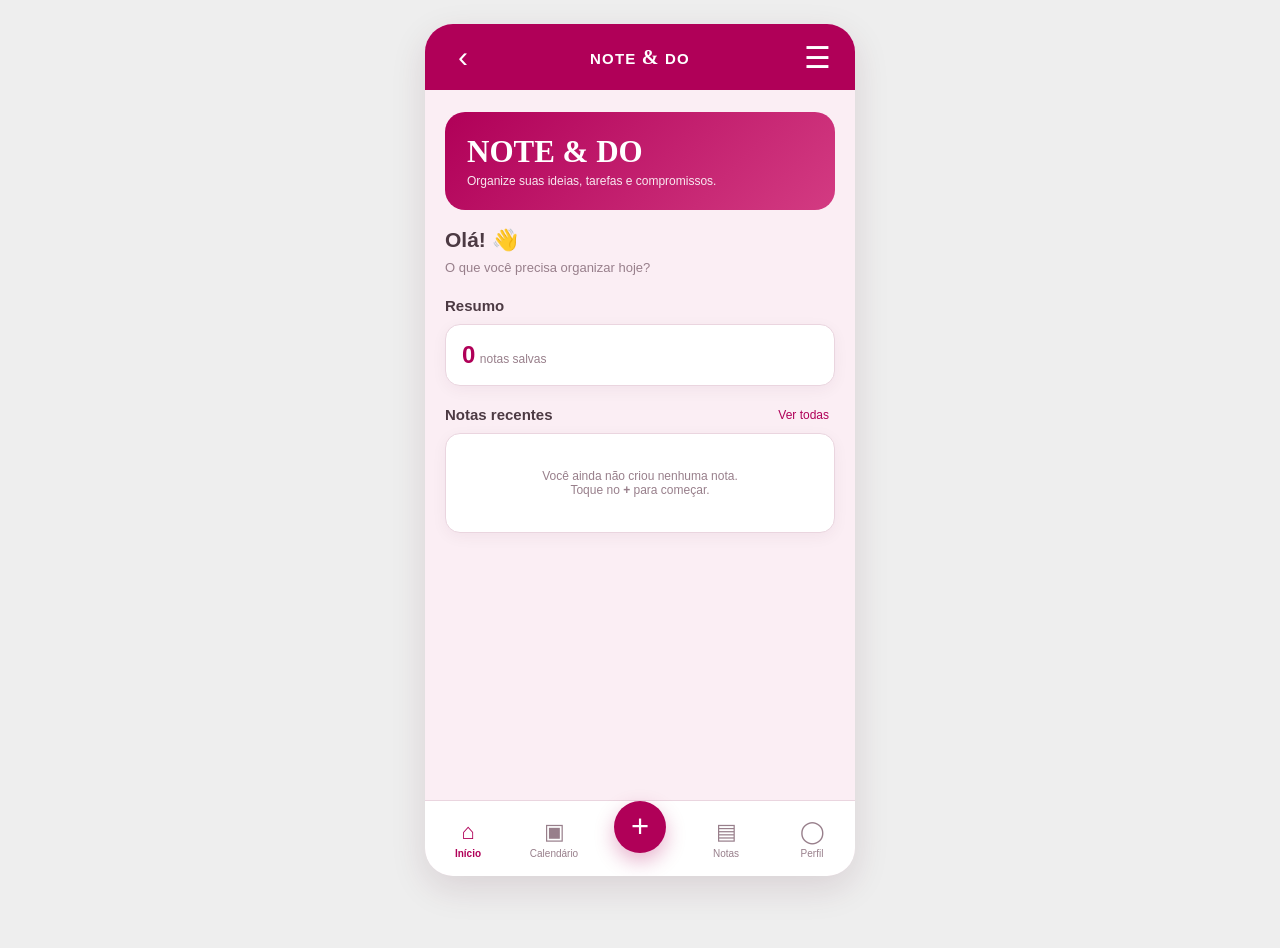
<file: index.html>
<!DOCTYPE html>
<html lang="pt-BR">
<head>
  <meta charset="UTF-8">
  <meta name="viewport" content="width=device-width, initial-scale=1.0">
  <meta name="theme-color" content="#b00058">
  <title>Note & Do</title>
  <link rel="stylesheet" href="style.css">
</head>
<body>
  <div id="app" class="app">
    <div class="phone">
      <header class="topbar">
        <button class="icon-btn" id="backBtn" aria-label="Voltar">‹</button>
        <div class="mini-brand">NOTE <span>&amp;</span> DO</div>
        <button class="icon-btn" id="menuBtn" aria-label="Menu">☰</button>
      </header>

      <main id="screen" class="screen"></main>

      <nav class="bottom-nav">
        <button data-go="home" class="nav-item active"><span>⌂</span><small>Início</small></button>
        <button data-go="calendar" class="nav-item"><span>▣</span><small>Calendário</small></button>
        <button data-go="add" class="add-main">+</button>
        <button data-go="notes" class="nav-item"><span>▤</span><small>Notas</small></button>
        <button data-go="profile" class="nav-item"><span>◯</span><small>Perfil</small></button>
      </nav>
    </div>
  </div>

  <div id="toast" class="toast"></div>
  <script src="script.js"></script>
</body>
</html>
</file>
<file: style.css>
:root{
  --pink:#b00058;
  --pink-dark:#8e0048;
  --pink-light:#f5dce8;
  --pink-soft:#fbeef4;
  --white:#fff;
  --text:#4c3a43;
  --muted:#987f8b;
  --line:#ead5df;
  --shadow:0 12px 35px rgba(80,20,50,.13);
}
*{box-sizing:border-box}
html,body{margin:0;min-height:100%;font-family:Arial,Helvetica,sans-serif;background:#eee}
button,input,textarea{font:inherit}
button{cursor:pointer;border:0}
body{display:flex;justify-content:center;align-items:center;min-height:100vh}
.app{width:100%;min-height:100vh;display:flex;justify-content:center}
.phone{width:min(100%,430px);min-height:100vh;background:var(--pink-soft);position:relative;overflow:hidden;box-shadow:var(--shadow)}
.topbar{height:66px;background:var(--pink);color:white;display:flex;align-items:center;justify-content:space-between;padding:0 18px;position:sticky;top:0;z-index:10}
.mini-brand{font-weight:800;letter-spacing:.08em;font-size:15px}
.mini-brand span{font-family:Georgia,serif;font-size:20px}
.icon-btn{background:transparent;color:#fff;font-size:30px;width:40px;height:40px;border-radius:50%}
.icon-btn:hover{background:rgba(255,255,255,.12)}
.screen{padding:22px 20px 110px;min-height:calc(100vh - 66px)}
.bottom-nav{position:fixed;bottom:0;width:min(100%,430px);height:76px;background:#fff;border-top:1px solid var(--line);display:grid;grid-template-columns:1fr 1fr 1fr 1fr 1fr;align-items:center;z-index:20}
.nav-item{background:none;color:var(--muted);display:flex;flex-direction:column;gap:3px;align-items:center}
.nav-item span{font-size:22px}
.nav-item small{font-size:10px}
.nav-item.active{color:var(--pink);font-weight:700}
.add-main{width:52px;height:52px;border-radius:50%;background:var(--pink);color:#fff;font-size:31px;justify-self:center;box-shadow:0 8px 20px rgba(176,0,88,.3);margin-top:-24px}
h1,h2,h3,p{margin-top:0}
h1{color:var(--pink);font-size:27px;margin-bottom:6px}
h2{font-size:21px;color:var(--text);margin-bottom:8px}
.subtitle{color:var(--muted);font-size:13px;margin-bottom:22px}
.card{background:#fff;border:1px solid var(--line);border-radius:15px;padding:16px;box-shadow:0 4px 15px rgba(80,20,50,.05)}
.hero{background:linear-gradient(135deg,var(--pink),#d33b82);color:#fff;border-radius:20px;padding:22px;margin-bottom:18px}
.hero h1{color:#fff;font-family:Georgia,serif;font-size:31px;margin-bottom:4px}
.hero p{color:#fff;opacity:.9;font-size:12px;margin:0}
.section-title{display:flex;align-items:center;justify-content:space-between;margin:20px 0 10px}
.section-title h3{margin:0;color:var(--text);font-size:15px}
.link{background:none;color:var(--pink);font-size:12px}
.note-list{display:flex;flex-direction:column;gap:10px}
.note{background:#fff;border-left:5px solid var(--pink);border-radius:12px;padding:13px;display:flex;justify-content:space-between;gap:12px;border-top:1px solid var(--line);border-right:1px solid var(--line);border-bottom:1px solid var(--line)}
.note h3{margin:0 0 5px;font-size:14px;color:var(--text)}
.note p{margin:0;color:var(--muted);font-size:11px;line-height:1.4}
.note-date{font-size:10px;color:var(--pink);white-space:nowrap}
.field{margin-bottom:13px}
.field label{display:block;color:var(--text);font-size:11px;font-weight:700;margin-bottom:6px}
.field input,.field textarea{width:100%;border:1px solid var(--line);background:#fff;border-radius:11px;padding:12px;color:var(--text);outline:none}
.field input:focus,.field textarea:focus{border-color:var(--pink)}
.field textarea{min-height:130px;resize:vertical}
.primary{width:100%;padding:13px;border-radius:11px;background:var(--pink);color:#fff;font-weight:700}
.secondary{width:100%;padding:12px;border-radius:11px;background:var(--pink-light);color:var(--pink);font-weight:700;margin-top:8px}
.calendar{background:#fff;border-radius:16px;padding:15px;border:1px solid var(--line)}
.cal-head{display:flex;justify-content:space-between;align-items:center;margin-bottom:14px}
.cal-head button{background:var(--pink-soft);color:var(--pink);border-radius:8px;width:30px;height:30px}
.cal-title{text-transform:capitalize;font-weight:700;color:var(--text)}
.week,.days{display:grid;grid-template-columns:repeat(7,1fr);gap:4px;text-align:center}
.week span{font-size:9px;color:var(--muted);padding-bottom:6px}
.day{height:35px;border-radius:9px;background:#fff;color:var(--text);font-size:11px}
.day:hover{background:var(--pink-light)}
.day.today{background:var(--pink);color:#fff;font-weight:700}
.day.selected{outline:2px solid var(--pink);outline-offset:-2px}
.empty{padding:35px 10px;text-align:center;color:var(--muted);font-size:12px}
.profile{text-align:center;padding-top:10px}
.avatar{width:75px;height:75px;background:var(--pink);color:#fff;border-radius:50%;display:grid;place-items:center;font-size:30px;margin:0 auto 12px}
.menu{position:absolute;right:14px;top:58px;background:#fff;border:1px solid var(--line);border-radius:12px;box-shadow:var(--shadow);padding:7px;display:none;z-index:30}
.menu.show{display:block}
.menu button{display:block;width:170px;text-align:left;padding:10px;border-radius:8px;background:#fff;color:var(--text)}
.menu button:hover{background:var(--pink-soft)}
.toast{position:fixed;left:50%;bottom:92px;transform:translateX(-50%) translateY(20px);background:#33232b;color:#fff;padding:10px 15px;border-radius:20px;font-size:11px;opacity:0;pointer-events:none;transition:.25s;z-index:50}
.toast.show{opacity:1;transform:translateX(-50%) translateY(0)}
.splash{min-height:calc(100vh - 66px);display:flex;align-items:center;justify-content:center;text-align:center}
.logo-mark{font-family:Georgia,serif;color:var(--pink);font-size:52px;font-weight:700}
.logo-note{font-size:16px;letter-spacing:.14em;color:var(--text);font-weight:800}
@media(min-width:700px){body{padding:24px}.phone{min-height:850px;height:calc(100vh - 48px);border-radius:28px}.bottom-nav{position:absolute;border-radius:0 0 28px 28px}.topbar{position:relative}}
</file>
